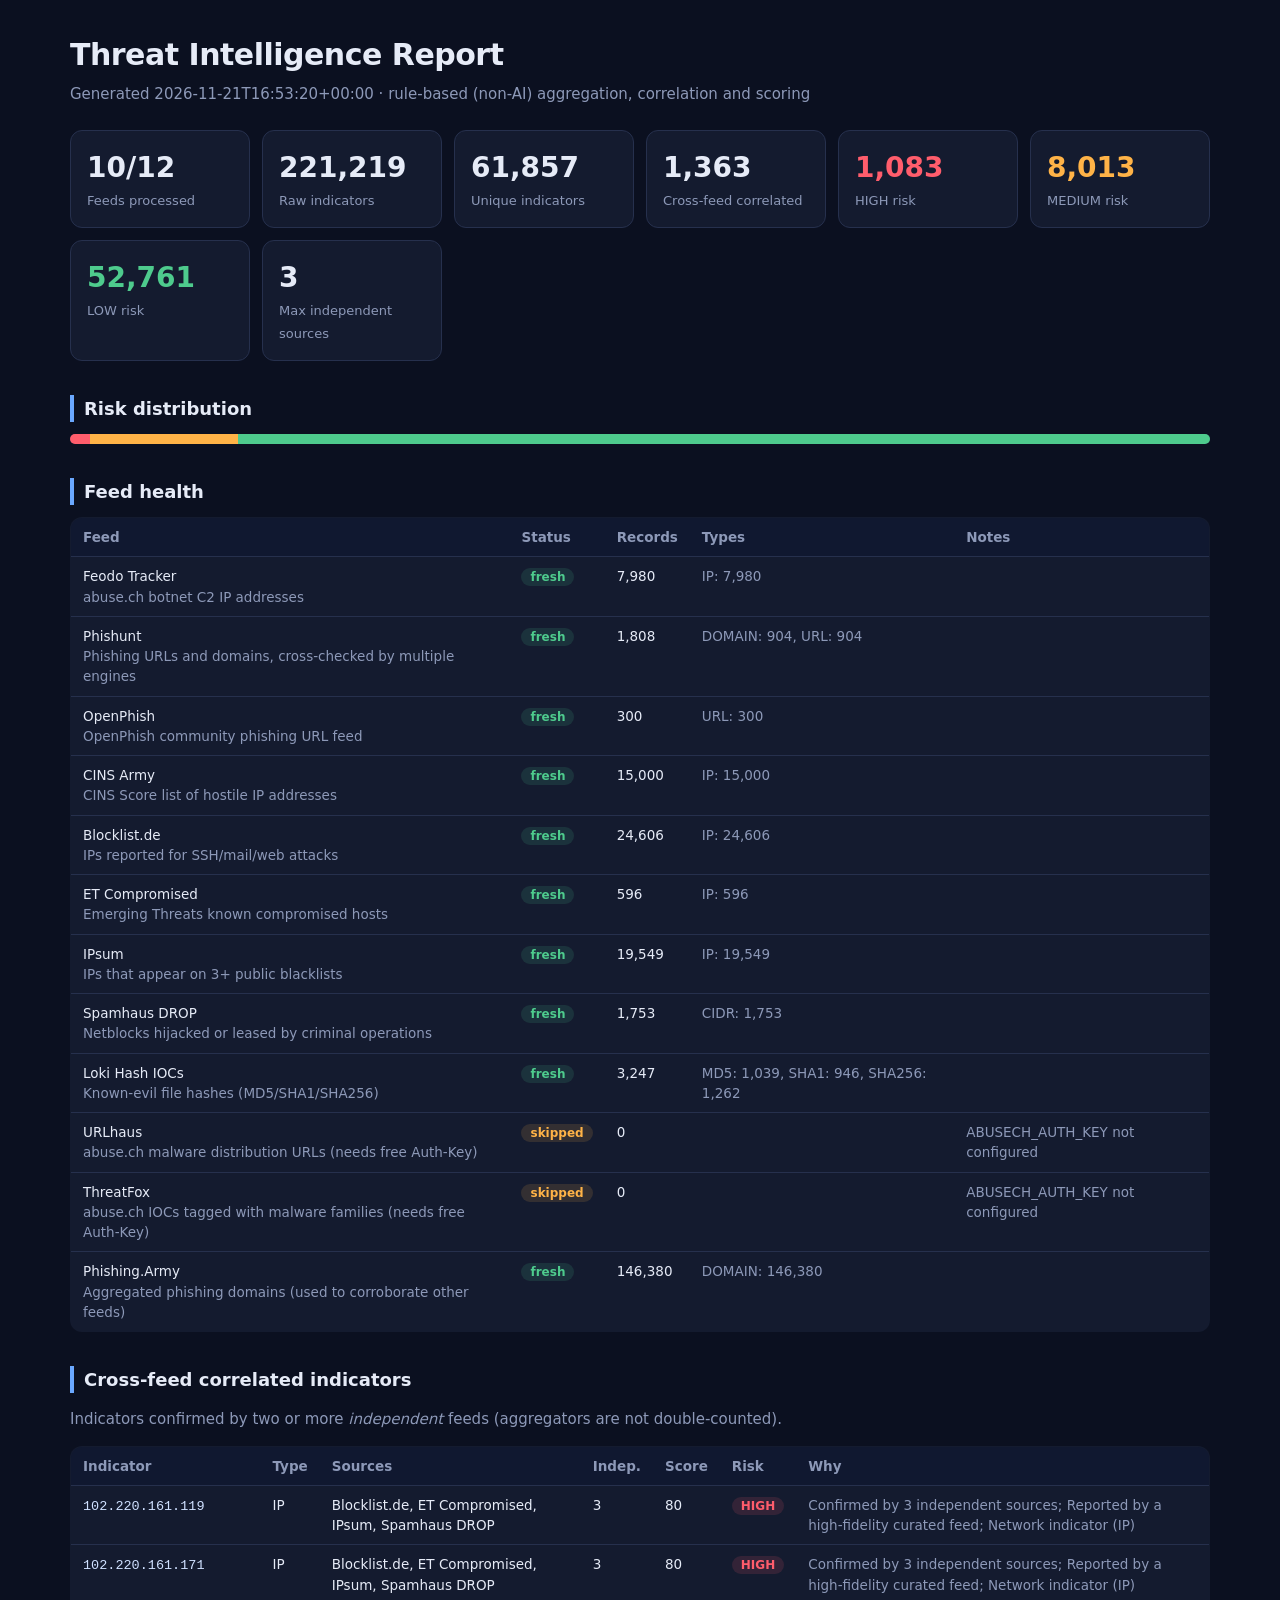
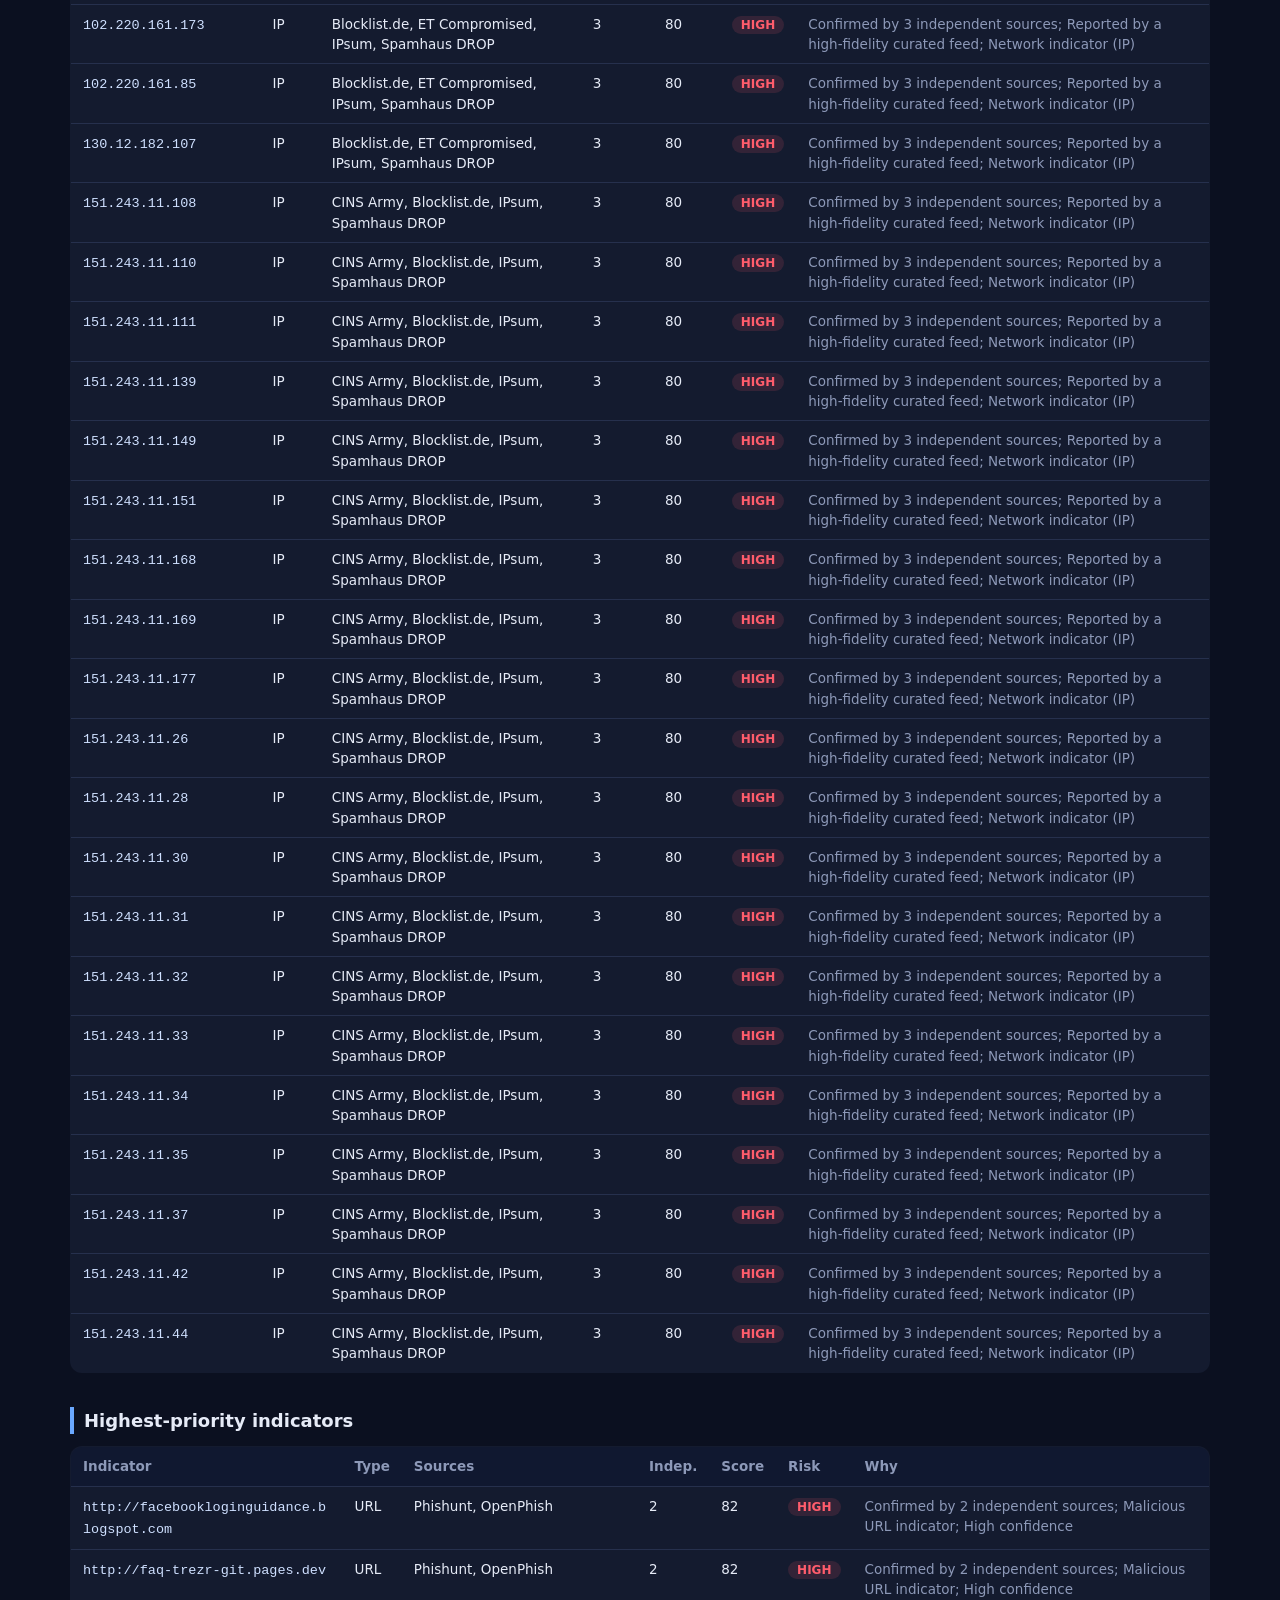
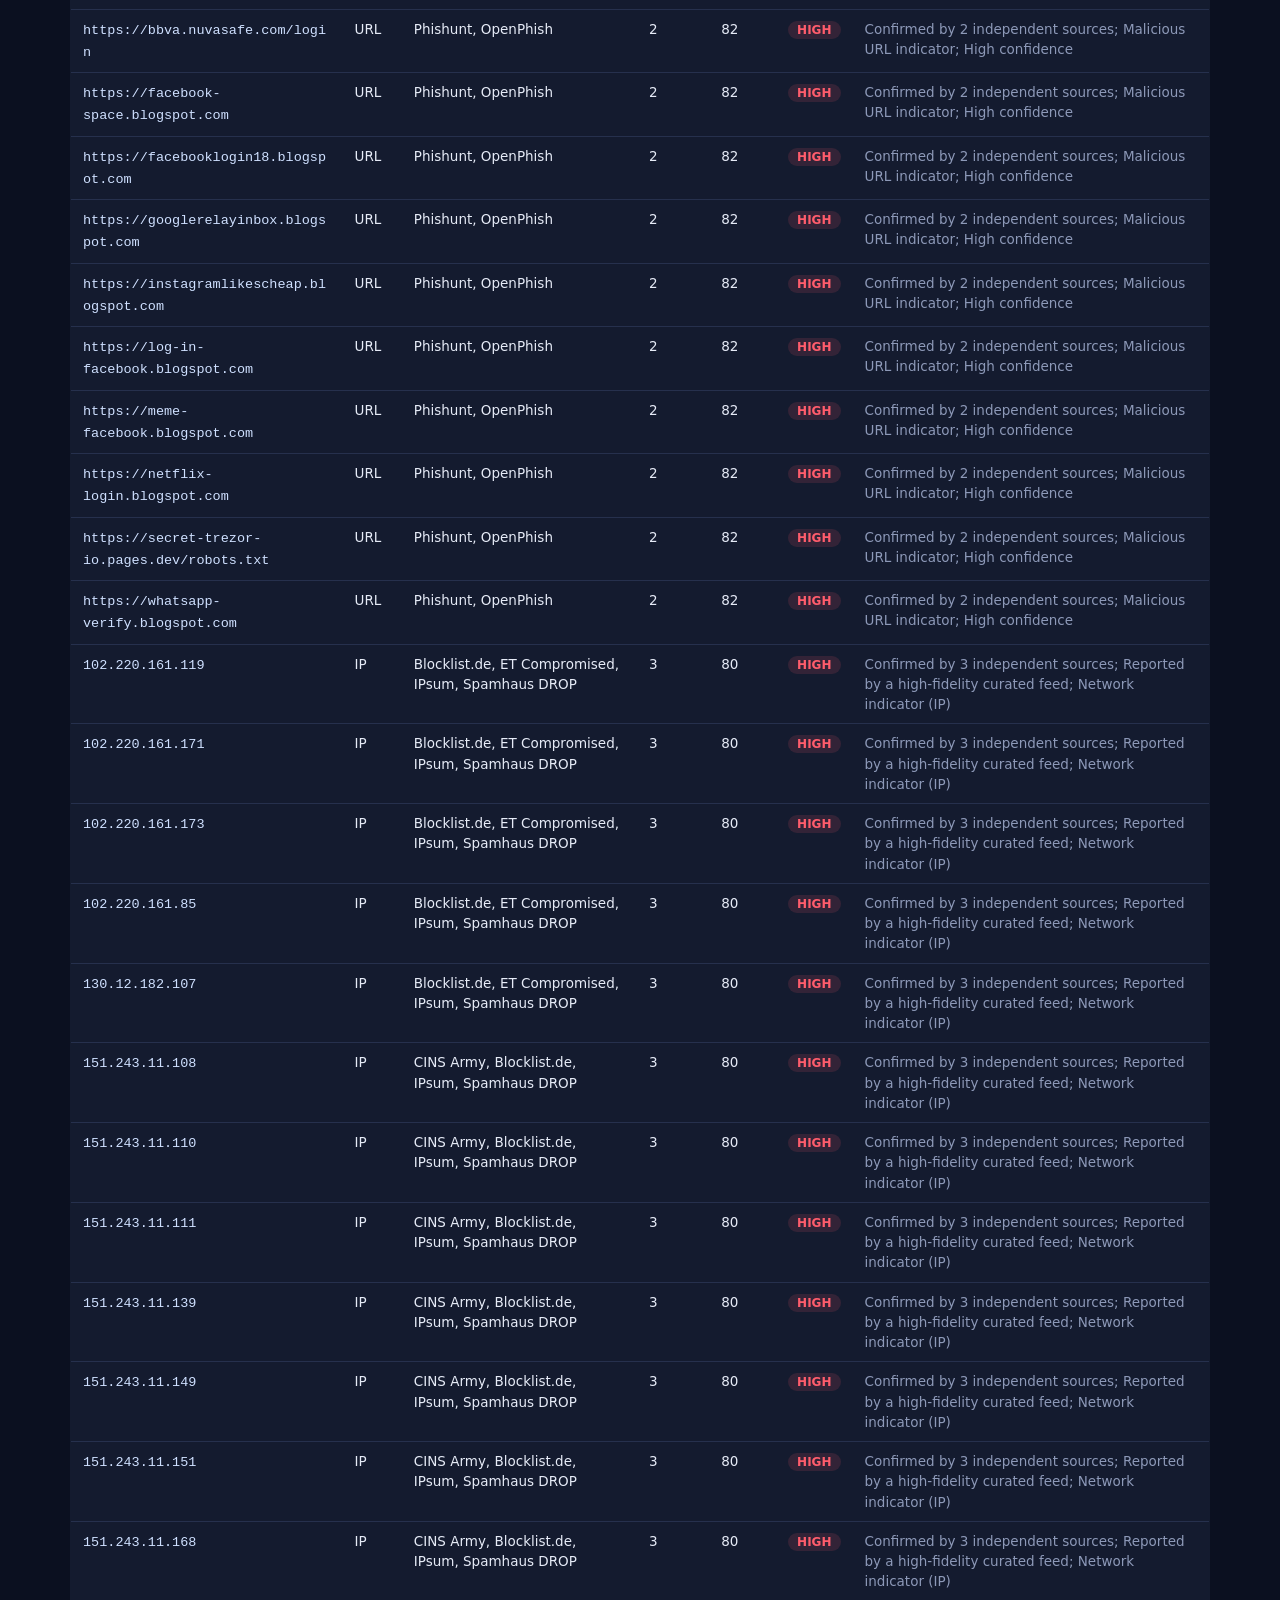
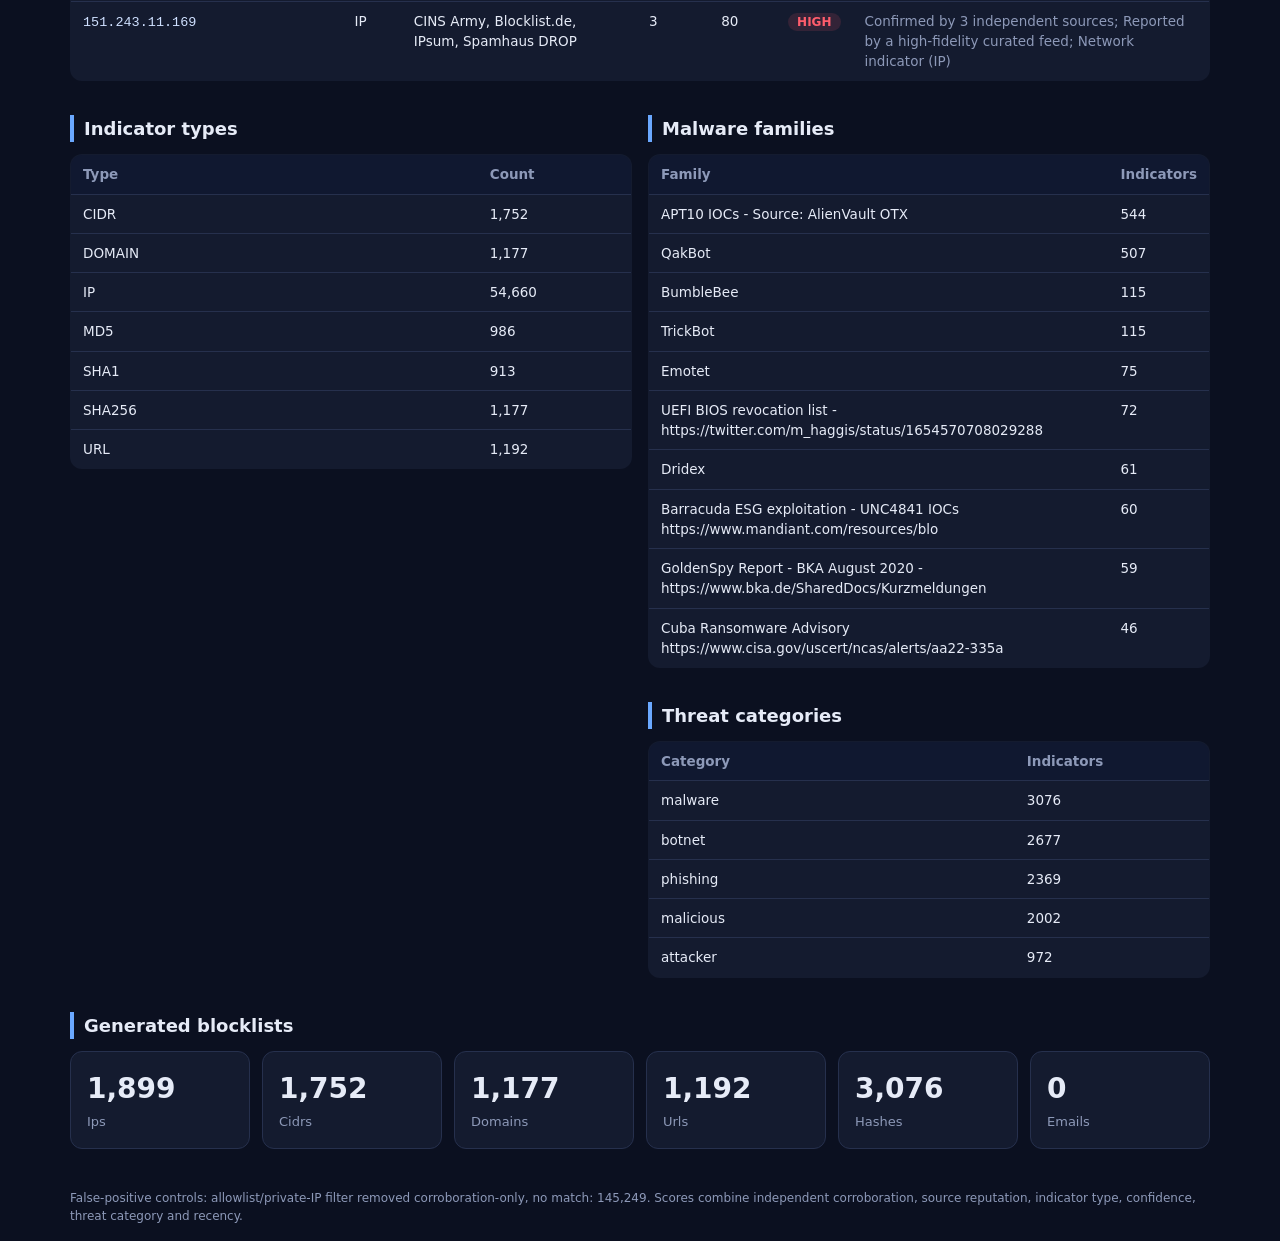
<file: data/output/threat_intelligence_report.html>
<!DOCTYPE html>
<html lang="en"><head><meta charset="utf-8"><meta name="viewport" content="width=device-width,initial-scale=1">
<title>Threat Intelligence Report</title><style>
:root{--bg:#0b1020;--panel:#141b2f;--line:#26304d;--text:#e6ebf7;--muted:#8d99b8;
--high:#ff5d6c;--med:#ffb347;--low:#4ecb8d;--accent:#6aa8ff}
*{box-sizing:border-box}body{margin:0;background:var(--bg);color:var(--text);
font:15px/1.5 "Segoe UI",system-ui,sans-serif}
.wrap{max-width:1180px;margin:0 auto;padding:32px 20px 60px}
h1{margin:0;font-size:30px;letter-spacing:-.5px}h2{margin:34px 0 12px;font-size:18px;
border-left:4px solid var(--accent);padding-left:10px}
.sub{color:var(--muted);margin:6px 0 24px}
.grid{display:grid;grid-template-columns:repeat(auto-fit,minmax(170px,1fr));gap:12px}
.card{background:var(--panel);border:1px solid var(--line);border-radius:12px;padding:16px}
.card b{display:block;font-size:28px}.card span{color:var(--muted);font-size:13px}
.high b{color:var(--high)}.med b{color:var(--med)}.low b{color:var(--low)}
table{width:100%;border-collapse:collapse;background:var(--panel);border:1px solid var(--line);
border-radius:12px;overflow:hidden;font-size:13.5px}
th,td{padding:9px 12px;text-align:left;border-bottom:1px solid var(--line);vertical-align:top}
th{color:var(--muted);font-weight:600;background:#101830}tr:last-child td{border:0}
code{font-family:Consolas,monospace;overflow-wrap:anywhere;color:#cfe0ff}
td:first-child{min-width:190px}
.pill{padding:2px 9px;border-radius:99px;font-size:12px;font-weight:600}
.pill.HIGH{background:#ff5d6c22;color:var(--high)}.pill.MEDIUM{background:#ffb34722;color:var(--med)}
.pill.LOW{background:#4ecb8d22;color:var(--low)}.pill.ok{background:#4ecb8d22;color:var(--low)}
.pill.bad{background:#ff5d6c22;color:var(--high)}.pill.warn{background:#ffb34722;color:var(--med)}
.bar{height:10px;border-radius:6px;background:#1d2744;overflow:hidden;display:flex}
.bar i{display:block;height:100%}.muted{color:var(--muted)}
.two{display:grid;grid-template-columns:1fr 1fr;gap:16px}@media(max-width:800px){.two{grid-template-columns:1fr}}
footer{margin-top:40px;color:var(--muted);font-size:12px}
</style></head>
<body><div class="wrap">
<h1>Threat Intelligence Report</h1>
<p class="sub">Generated 2026-11-21T16:53:20+00:00 &middot; rule-based (non-AI) aggregation, correlation and scoring</p>
<div class="grid"><div class="card "><b>10/12</b><span>Feeds processed</span></div><div class="card "><b>221,219</b><span>Raw indicators</span></div><div class="card "><b>61,857</b><span>Unique indicators</span></div><div class="card "><b>1,363</b><span>Cross-feed correlated</span></div><div class="card high"><b>1,083</b><span>HIGH risk</span></div><div class="card med"><b>8,013</b><span>MEDIUM risk</span></div><div class="card low"><b>52,761</b><span>LOW risk</span></div><div class="card "><b>3</b><span>Max independent sources</span></div></div>
<h2>Risk distribution</h2>
<div class="bar"><i style="width:1.75%;background:var(--high)" title="HIGH: 1,083"></i><i style="width:12.95%;background:var(--med)" title="MEDIUM: 8,013"></i><i style="width:85.30%;background:var(--low)" title="LOW: 52,761"></i></div>
<h2>Feed health</h2>
<table><tr><th>Feed</th><th>Status</th><th>Records</th><th>Types</th><th>Notes</th></tr><tr><td>Feodo Tracker<div class='muted'>abuse.ch botnet C2 IP addresses</div></td><td><span class='pill ok'>fresh</span></td><td>7,980</td><td class='muted'>IP: 7,980</td><td class='muted'></td></tr><tr><td>Phishunt<div class='muted'>Phishing URLs and domains, cross-checked by multiple engines</div></td><td><span class='pill ok'>fresh</span></td><td>1,808</td><td class='muted'>DOMAIN: 904, URL: 904</td><td class='muted'></td></tr><tr><td>OpenPhish<div class='muted'>OpenPhish community phishing URL feed</div></td><td><span class='pill ok'>fresh</span></td><td>300</td><td class='muted'>URL: 300</td><td class='muted'></td></tr><tr><td>CINS Army<div class='muted'>CINS Score list of hostile IP addresses</div></td><td><span class='pill ok'>fresh</span></td><td>15,000</td><td class='muted'>IP: 15,000</td><td class='muted'></td></tr><tr><td>Blocklist.de<div class='muted'>IPs reported for SSH/mail/web attacks</div></td><td><span class='pill ok'>fresh</span></td><td>24,606</td><td class='muted'>IP: 24,606</td><td class='muted'></td></tr><tr><td>ET Compromised<div class='muted'>Emerging Threats known compromised hosts</div></td><td><span class='pill ok'>fresh</span></td><td>596</td><td class='muted'>IP: 596</td><td class='muted'></td></tr><tr><td>IPsum<div class='muted'>IPs that appear on 3+ public blacklists</div></td><td><span class='pill ok'>fresh</span></td><td>19,549</td><td class='muted'>IP: 19,549</td><td class='muted'></td></tr><tr><td>Spamhaus DROP<div class='muted'>Netblocks hijacked or leased by criminal operations</div></td><td><span class='pill ok'>fresh</span></td><td>1,753</td><td class='muted'>CIDR: 1,753</td><td class='muted'></td></tr><tr><td>Loki Hash IOCs<div class='muted'>Known-evil file hashes (MD5/SHA1/SHA256)</div></td><td><span class='pill ok'>fresh</span></td><td>3,247</td><td class='muted'>MD5: 1,039, SHA1: 946, SHA256: 1,262</td><td class='muted'></td></tr><tr><td>URLhaus<div class='muted'>abuse.ch malware distribution URLs (needs free Auth-Key)</div></td><td><span class='pill warn'>skipped</span></td><td>0</td><td class='muted'></td><td class='muted'>ABUSECH_AUTH_KEY not configured</td></tr><tr><td>ThreatFox<div class='muted'>abuse.ch IOCs tagged with malware families (needs free Auth-Key)</div></td><td><span class='pill warn'>skipped</span></td><td>0</td><td class='muted'></td><td class='muted'>ABUSECH_AUTH_KEY not configured</td></tr><tr><td>Phishing.Army<div class='muted'>Aggregated phishing domains (used to corroborate other feeds)</div></td><td><span class='pill ok'>fresh</span></td><td>146,380</td><td class='muted'>DOMAIN: 146,380</td><td class='muted'></td></tr></table>
<h2>Cross-feed correlated indicators</h2>
<p class="muted">Indicators confirmed by two or more <em>independent</em> feeds (aggregators are not double-counted).</p>
<table><tr><th>Indicator</th><th>Type</th><th>Sources</th><th>Indep.</th><th>Score</th><th>Risk</th><th>Why</th></tr><tr><td><code>102.220.161.119</code></td><td>IP</td><td>Blocklist.de, ET Compromised, IPsum, Spamhaus DROP</td><td>3</td><td>80</td><td><span class='pill HIGH'>HIGH</span></td><td class='muted'>Confirmed by 3 independent sources; Reported by a high-fidelity curated feed; Network indicator (IP)</td></tr><tr><td><code>102.220.161.171</code></td><td>IP</td><td>Blocklist.de, ET Compromised, IPsum, Spamhaus DROP</td><td>3</td><td>80</td><td><span class='pill HIGH'>HIGH</span></td><td class='muted'>Confirmed by 3 independent sources; Reported by a high-fidelity curated feed; Network indicator (IP)</td></tr><tr><td><code>102.220.161.173</code></td><td>IP</td><td>Blocklist.de, ET Compromised, IPsum, Spamhaus DROP</td><td>3</td><td>80</td><td><span class='pill HIGH'>HIGH</span></td><td class='muted'>Confirmed by 3 independent sources; Reported by a high-fidelity curated feed; Network indicator (IP)</td></tr><tr><td><code>102.220.161.85</code></td><td>IP</td><td>Blocklist.de, ET Compromised, IPsum, Spamhaus DROP</td><td>3</td><td>80</td><td><span class='pill HIGH'>HIGH</span></td><td class='muted'>Confirmed by 3 independent sources; Reported by a high-fidelity curated feed; Network indicator (IP)</td></tr><tr><td><code>130.12.182.107</code></td><td>IP</td><td>Blocklist.de, ET Compromised, IPsum, Spamhaus DROP</td><td>3</td><td>80</td><td><span class='pill HIGH'>HIGH</span></td><td class='muted'>Confirmed by 3 independent sources; Reported by a high-fidelity curated feed; Network indicator (IP)</td></tr><tr><td><code>151.243.11.108</code></td><td>IP</td><td>CINS Army, Blocklist.de, IPsum, Spamhaus DROP</td><td>3</td><td>80</td><td><span class='pill HIGH'>HIGH</span></td><td class='muted'>Confirmed by 3 independent sources; Reported by a high-fidelity curated feed; Network indicator (IP)</td></tr><tr><td><code>151.243.11.110</code></td><td>IP</td><td>CINS Army, Blocklist.de, IPsum, Spamhaus DROP</td><td>3</td><td>80</td><td><span class='pill HIGH'>HIGH</span></td><td class='muted'>Confirmed by 3 independent sources; Reported by a high-fidelity curated feed; Network indicator (IP)</td></tr><tr><td><code>151.243.11.111</code></td><td>IP</td><td>CINS Army, Blocklist.de, IPsum, Spamhaus DROP</td><td>3</td><td>80</td><td><span class='pill HIGH'>HIGH</span></td><td class='muted'>Confirmed by 3 independent sources; Reported by a high-fidelity curated feed; Network indicator (IP)</td></tr><tr><td><code>151.243.11.139</code></td><td>IP</td><td>CINS Army, Blocklist.de, IPsum, Spamhaus DROP</td><td>3</td><td>80</td><td><span class='pill HIGH'>HIGH</span></td><td class='muted'>Confirmed by 3 independent sources; Reported by a high-fidelity curated feed; Network indicator (IP)</td></tr><tr><td><code>151.243.11.149</code></td><td>IP</td><td>CINS Army, Blocklist.de, IPsum, Spamhaus DROP</td><td>3</td><td>80</td><td><span class='pill HIGH'>HIGH</span></td><td class='muted'>Confirmed by 3 independent sources; Reported by a high-fidelity curated feed; Network indicator (IP)</td></tr><tr><td><code>151.243.11.151</code></td><td>IP</td><td>CINS Army, Blocklist.de, IPsum, Spamhaus DROP</td><td>3</td><td>80</td><td><span class='pill HIGH'>HIGH</span></td><td class='muted'>Confirmed by 3 independent sources; Reported by a high-fidelity curated feed; Network indicator (IP)</td></tr><tr><td><code>151.243.11.168</code></td><td>IP</td><td>CINS Army, Blocklist.de, IPsum, Spamhaus DROP</td><td>3</td><td>80</td><td><span class='pill HIGH'>HIGH</span></td><td class='muted'>Confirmed by 3 independent sources; Reported by a high-fidelity curated feed; Network indicator (IP)</td></tr><tr><td><code>151.243.11.169</code></td><td>IP</td><td>CINS Army, Blocklist.de, IPsum, Spamhaus DROP</td><td>3</td><td>80</td><td><span class='pill HIGH'>HIGH</span></td><td class='muted'>Confirmed by 3 independent sources; Reported by a high-fidelity curated feed; Network indicator (IP)</td></tr><tr><td><code>151.243.11.177</code></td><td>IP</td><td>CINS Army, Blocklist.de, IPsum, Spamhaus DROP</td><td>3</td><td>80</td><td><span class='pill HIGH'>HIGH</span></td><td class='muted'>Confirmed by 3 independent sources; Reported by a high-fidelity curated feed; Network indicator (IP)</td></tr><tr><td><code>151.243.11.26</code></td><td>IP</td><td>CINS Army, Blocklist.de, IPsum, Spamhaus DROP</td><td>3</td><td>80</td><td><span class='pill HIGH'>HIGH</span></td><td class='muted'>Confirmed by 3 independent sources; Reported by a high-fidelity curated feed; Network indicator (IP)</td></tr><tr><td><code>151.243.11.28</code></td><td>IP</td><td>CINS Army, Blocklist.de, IPsum, Spamhaus DROP</td><td>3</td><td>80</td><td><span class='pill HIGH'>HIGH</span></td><td class='muted'>Confirmed by 3 independent sources; Reported by a high-fidelity curated feed; Network indicator (IP)</td></tr><tr><td><code>151.243.11.30</code></td><td>IP</td><td>CINS Army, Blocklist.de, IPsum, Spamhaus DROP</td><td>3</td><td>80</td><td><span class='pill HIGH'>HIGH</span></td><td class='muted'>Confirmed by 3 independent sources; Reported by a high-fidelity curated feed; Network indicator (IP)</td></tr><tr><td><code>151.243.11.31</code></td><td>IP</td><td>CINS Army, Blocklist.de, IPsum, Spamhaus DROP</td><td>3</td><td>80</td><td><span class='pill HIGH'>HIGH</span></td><td class='muted'>Confirmed by 3 independent sources; Reported by a high-fidelity curated feed; Network indicator (IP)</td></tr><tr><td><code>151.243.11.32</code></td><td>IP</td><td>CINS Army, Blocklist.de, IPsum, Spamhaus DROP</td><td>3</td><td>80</td><td><span class='pill HIGH'>HIGH</span></td><td class='muted'>Confirmed by 3 independent sources; Reported by a high-fidelity curated feed; Network indicator (IP)</td></tr><tr><td><code>151.243.11.33</code></td><td>IP</td><td>CINS Army, Blocklist.de, IPsum, Spamhaus DROP</td><td>3</td><td>80</td><td><span class='pill HIGH'>HIGH</span></td><td class='muted'>Confirmed by 3 independent sources; Reported by a high-fidelity curated feed; Network indicator (IP)</td></tr><tr><td><code>151.243.11.34</code></td><td>IP</td><td>CINS Army, Blocklist.de, IPsum, Spamhaus DROP</td><td>3</td><td>80</td><td><span class='pill HIGH'>HIGH</span></td><td class='muted'>Confirmed by 3 independent sources; Reported by a high-fidelity curated feed; Network indicator (IP)</td></tr><tr><td><code>151.243.11.35</code></td><td>IP</td><td>CINS Army, Blocklist.de, IPsum, Spamhaus DROP</td><td>3</td><td>80</td><td><span class='pill HIGH'>HIGH</span></td><td class='muted'>Confirmed by 3 independent sources; Reported by a high-fidelity curated feed; Network indicator (IP)</td></tr><tr><td><code>151.243.11.37</code></td><td>IP</td><td>CINS Army, Blocklist.de, IPsum, Spamhaus DROP</td><td>3</td><td>80</td><td><span class='pill HIGH'>HIGH</span></td><td class='muted'>Confirmed by 3 independent sources; Reported by a high-fidelity curated feed; Network indicator (IP)</td></tr><tr><td><code>151.243.11.42</code></td><td>IP</td><td>CINS Army, Blocklist.de, IPsum, Spamhaus DROP</td><td>3</td><td>80</td><td><span class='pill HIGH'>HIGH</span></td><td class='muted'>Confirmed by 3 independent sources; Reported by a high-fidelity curated feed; Network indicator (IP)</td></tr><tr><td><code>151.243.11.44</code></td><td>IP</td><td>CINS Army, Blocklist.de, IPsum, Spamhaus DROP</td><td>3</td><td>80</td><td><span class='pill HIGH'>HIGH</span></td><td class='muted'>Confirmed by 3 independent sources; Reported by a high-fidelity curated feed; Network indicator (IP)</td></tr></table>
<h2>Highest-priority indicators</h2>
<table><tr><th>Indicator</th><th>Type</th><th>Sources</th><th>Indep.</th><th>Score</th><th>Risk</th><th>Why</th></tr><tr><td><code>http://facebookloginguidance.blogspot.com</code></td><td>URL</td><td>Phishunt, OpenPhish</td><td>2</td><td>82</td><td><span class='pill HIGH'>HIGH</span></td><td class='muted'>Confirmed by 2 independent sources; Malicious URL indicator; High confidence</td></tr><tr><td><code>http://faq-trezr-git.pages.dev</code></td><td>URL</td><td>Phishunt, OpenPhish</td><td>2</td><td>82</td><td><span class='pill HIGH'>HIGH</span></td><td class='muted'>Confirmed by 2 independent sources; Malicious URL indicator; High confidence</td></tr><tr><td><code>https://bbva.nuvasafe.com/login</code></td><td>URL</td><td>Phishunt, OpenPhish</td><td>2</td><td>82</td><td><span class='pill HIGH'>HIGH</span></td><td class='muted'>Confirmed by 2 independent sources; Malicious URL indicator; High confidence</td></tr><tr><td><code>https://facebook-space.blogspot.com</code></td><td>URL</td><td>Phishunt, OpenPhish</td><td>2</td><td>82</td><td><span class='pill HIGH'>HIGH</span></td><td class='muted'>Confirmed by 2 independent sources; Malicious URL indicator; High confidence</td></tr><tr><td><code>https://facebooklogin18.blogspot.com</code></td><td>URL</td><td>Phishunt, OpenPhish</td><td>2</td><td>82</td><td><span class='pill HIGH'>HIGH</span></td><td class='muted'>Confirmed by 2 independent sources; Malicious URL indicator; High confidence</td></tr><tr><td><code>https://googlerelayinbox.blogspot.com</code></td><td>URL</td><td>Phishunt, OpenPhish</td><td>2</td><td>82</td><td><span class='pill HIGH'>HIGH</span></td><td class='muted'>Confirmed by 2 independent sources; Malicious URL indicator; High confidence</td></tr><tr><td><code>https://instagramlikescheap.blogspot.com</code></td><td>URL</td><td>Phishunt, OpenPhish</td><td>2</td><td>82</td><td><span class='pill HIGH'>HIGH</span></td><td class='muted'>Confirmed by 2 independent sources; Malicious URL indicator; High confidence</td></tr><tr><td><code>https://log-in-facebook.blogspot.com</code></td><td>URL</td><td>Phishunt, OpenPhish</td><td>2</td><td>82</td><td><span class='pill HIGH'>HIGH</span></td><td class='muted'>Confirmed by 2 independent sources; Malicious URL indicator; High confidence</td></tr><tr><td><code>https://meme-facebook.blogspot.com</code></td><td>URL</td><td>Phishunt, OpenPhish</td><td>2</td><td>82</td><td><span class='pill HIGH'>HIGH</span></td><td class='muted'>Confirmed by 2 independent sources; Malicious URL indicator; High confidence</td></tr><tr><td><code>https://netflix-login.blogspot.com</code></td><td>URL</td><td>Phishunt, OpenPhish</td><td>2</td><td>82</td><td><span class='pill HIGH'>HIGH</span></td><td class='muted'>Confirmed by 2 independent sources; Malicious URL indicator; High confidence</td></tr><tr><td><code>https://secret-trezor-io.pages.dev/robots.txt</code></td><td>URL</td><td>Phishunt, OpenPhish</td><td>2</td><td>82</td><td><span class='pill HIGH'>HIGH</span></td><td class='muted'>Confirmed by 2 independent sources; Malicious URL indicator; High confidence</td></tr><tr><td><code>https://whatsapp-verify.blogspot.com</code></td><td>URL</td><td>Phishunt, OpenPhish</td><td>2</td><td>82</td><td><span class='pill HIGH'>HIGH</span></td><td class='muted'>Confirmed by 2 independent sources; Malicious URL indicator; High confidence</td></tr><tr><td><code>102.220.161.119</code></td><td>IP</td><td>Blocklist.de, ET Compromised, IPsum, Spamhaus DROP</td><td>3</td><td>80</td><td><span class='pill HIGH'>HIGH</span></td><td class='muted'>Confirmed by 3 independent sources; Reported by a high-fidelity curated feed; Network indicator (IP)</td></tr><tr><td><code>102.220.161.171</code></td><td>IP</td><td>Blocklist.de, ET Compromised, IPsum, Spamhaus DROP</td><td>3</td><td>80</td><td><span class='pill HIGH'>HIGH</span></td><td class='muted'>Confirmed by 3 independent sources; Reported by a high-fidelity curated feed; Network indicator (IP)</td></tr><tr><td><code>102.220.161.173</code></td><td>IP</td><td>Blocklist.de, ET Compromised, IPsum, Spamhaus DROP</td><td>3</td><td>80</td><td><span class='pill HIGH'>HIGH</span></td><td class='muted'>Confirmed by 3 independent sources; Reported by a high-fidelity curated feed; Network indicator (IP)</td></tr><tr><td><code>102.220.161.85</code></td><td>IP</td><td>Blocklist.de, ET Compromised, IPsum, Spamhaus DROP</td><td>3</td><td>80</td><td><span class='pill HIGH'>HIGH</span></td><td class='muted'>Confirmed by 3 independent sources; Reported by a high-fidelity curated feed; Network indicator (IP)</td></tr><tr><td><code>130.12.182.107</code></td><td>IP</td><td>Blocklist.de, ET Compromised, IPsum, Spamhaus DROP</td><td>3</td><td>80</td><td><span class='pill HIGH'>HIGH</span></td><td class='muted'>Confirmed by 3 independent sources; Reported by a high-fidelity curated feed; Network indicator (IP)</td></tr><tr><td><code>151.243.11.108</code></td><td>IP</td><td>CINS Army, Blocklist.de, IPsum, Spamhaus DROP</td><td>3</td><td>80</td><td><span class='pill HIGH'>HIGH</span></td><td class='muted'>Confirmed by 3 independent sources; Reported by a high-fidelity curated feed; Network indicator (IP)</td></tr><tr><td><code>151.243.11.110</code></td><td>IP</td><td>CINS Army, Blocklist.de, IPsum, Spamhaus DROP</td><td>3</td><td>80</td><td><span class='pill HIGH'>HIGH</span></td><td class='muted'>Confirmed by 3 independent sources; Reported by a high-fidelity curated feed; Network indicator (IP)</td></tr><tr><td><code>151.243.11.111</code></td><td>IP</td><td>CINS Army, Blocklist.de, IPsum, Spamhaus DROP</td><td>3</td><td>80</td><td><span class='pill HIGH'>HIGH</span></td><td class='muted'>Confirmed by 3 independent sources; Reported by a high-fidelity curated feed; Network indicator (IP)</td></tr><tr><td><code>151.243.11.139</code></td><td>IP</td><td>CINS Army, Blocklist.de, IPsum, Spamhaus DROP</td><td>3</td><td>80</td><td><span class='pill HIGH'>HIGH</span></td><td class='muted'>Confirmed by 3 independent sources; Reported by a high-fidelity curated feed; Network indicator (IP)</td></tr><tr><td><code>151.243.11.149</code></td><td>IP</td><td>CINS Army, Blocklist.de, IPsum, Spamhaus DROP</td><td>3</td><td>80</td><td><span class='pill HIGH'>HIGH</span></td><td class='muted'>Confirmed by 3 independent sources; Reported by a high-fidelity curated feed; Network indicator (IP)</td></tr><tr><td><code>151.243.11.151</code></td><td>IP</td><td>CINS Army, Blocklist.de, IPsum, Spamhaus DROP</td><td>3</td><td>80</td><td><span class='pill HIGH'>HIGH</span></td><td class='muted'>Confirmed by 3 independent sources; Reported by a high-fidelity curated feed; Network indicator (IP)</td></tr><tr><td><code>151.243.11.168</code></td><td>IP</td><td>CINS Army, Blocklist.de, IPsum, Spamhaus DROP</td><td>3</td><td>80</td><td><span class='pill HIGH'>HIGH</span></td><td class='muted'>Confirmed by 3 independent sources; Reported by a high-fidelity curated feed; Network indicator (IP)</td></tr><tr><td><code>151.243.11.169</code></td><td>IP</td><td>CINS Army, Blocklist.de, IPsum, Spamhaus DROP</td><td>3</td><td>80</td><td><span class='pill HIGH'>HIGH</span></td><td class='muted'>Confirmed by 3 independent sources; Reported by a high-fidelity curated feed; Network indicator (IP)</td></tr></table>
<div class="two"><div><h2>Indicator types</h2><table><tr><th>Type</th><th>Count</th></tr><tr><td>CIDR</td><td>1,752</td></tr><tr><td>DOMAIN</td><td>1,177</td></tr><tr><td>IP</td><td>54,660</td></tr><tr><td>MD5</td><td>986</td></tr><tr><td>SHA1</td><td>913</td></tr><tr><td>SHA256</td><td>1,177</td></tr><tr><td>URL</td><td>1,192</td></tr></table></div>
<div><h2>Malware families</h2><table><tr><th>Family</th><th>Indicators</th></tr><tr><td>APT10 IOCs - Source: AlienVault OTX</td><td>544</td></tr><tr><td>QakBot</td><td>507</td></tr><tr><td>BumbleBee</td><td>115</td></tr><tr><td>TrickBot</td><td>115</td></tr><tr><td>Emotet</td><td>75</td></tr><tr><td>UEFI BIOS revocation list - https://twitter.com/m_haggis/status/1654570708029288</td><td>72</td></tr><tr><td>Dridex</td><td>61</td></tr><tr><td>Barracuda ESG exploitation - UNC4841 IOCs https://www.mandiant.com/resources/blo</td><td>60</td></tr><tr><td>GoldenSpy Report - BKA August 2020 - https://www.bka.de/SharedDocs/Kurzmeldungen</td><td>59</td></tr><tr><td>Cuba Ransomware Advisory https://www.cisa.gov/uscert/ncas/alerts/aa22-335a</td><td>46</td></tr></table>
<h2>Threat categories</h2><table><tr><th>Category</th><th>Indicators</th></tr><tr><td>malware</td><td>3076</td></tr><tr><td>botnet</td><td>2677</td></tr><tr><td>phishing</td><td>2369</td></tr><tr><td>malicious</td><td>2002</td></tr><tr><td>attacker</td><td>972</td></tr></table></div></div>
<h2>Generated blocklists</h2><div class="grid"><div class="card "><b>1,899</b><span>Ips</span></div><div class="card "><b>1,752</b><span>Cidrs</span></div><div class="card "><b>1,177</b><span>Domains</span></div><div class="card "><b>1,192</b><span>Urls</span></div><div class="card "><b>3,076</b><span>Hashes</span></div><div class="card "><b>0</b><span>Emails</span></div></div>
<footer>False-positive controls: allowlist/private-IP filter removed corroboration-only, no match: 145,249.
Scores combine independent corroboration, source reputation, indicator type, confidence, threat category and recency.</footer>
</div></body></html>
</file>
